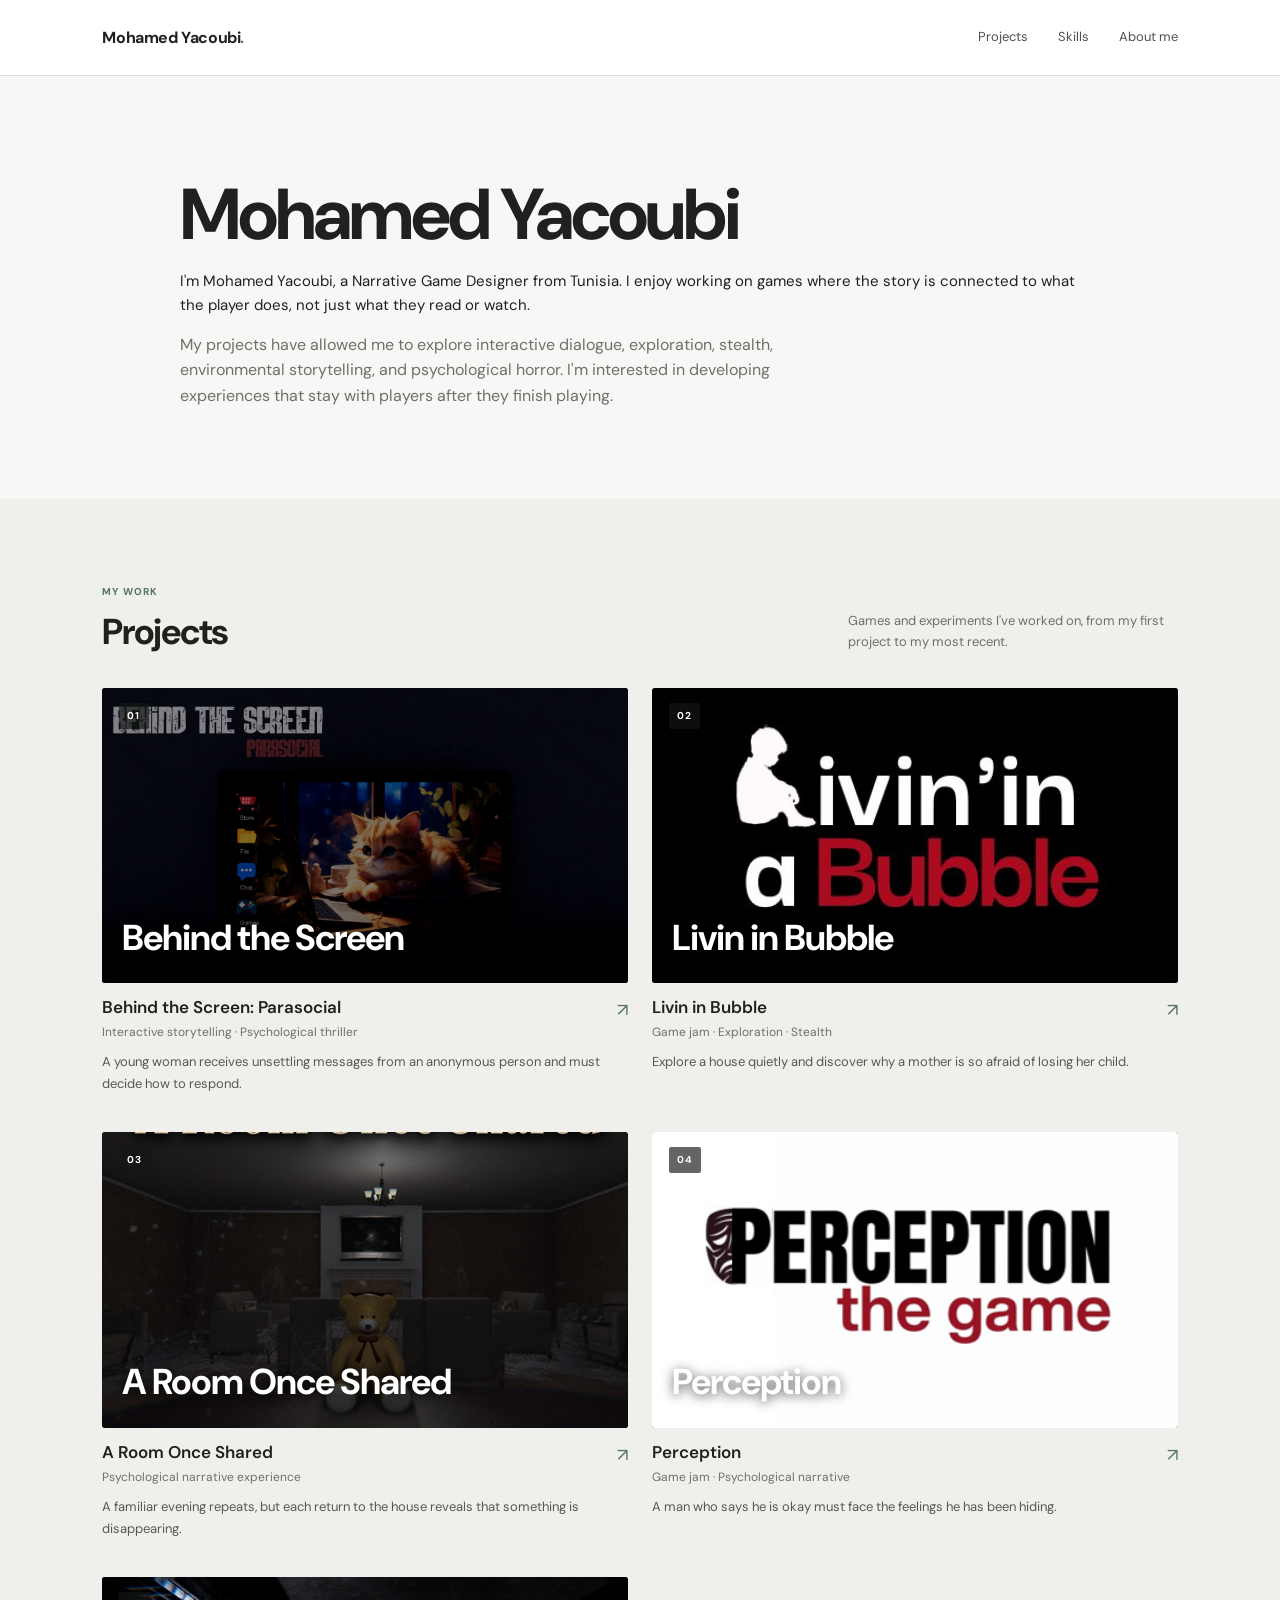
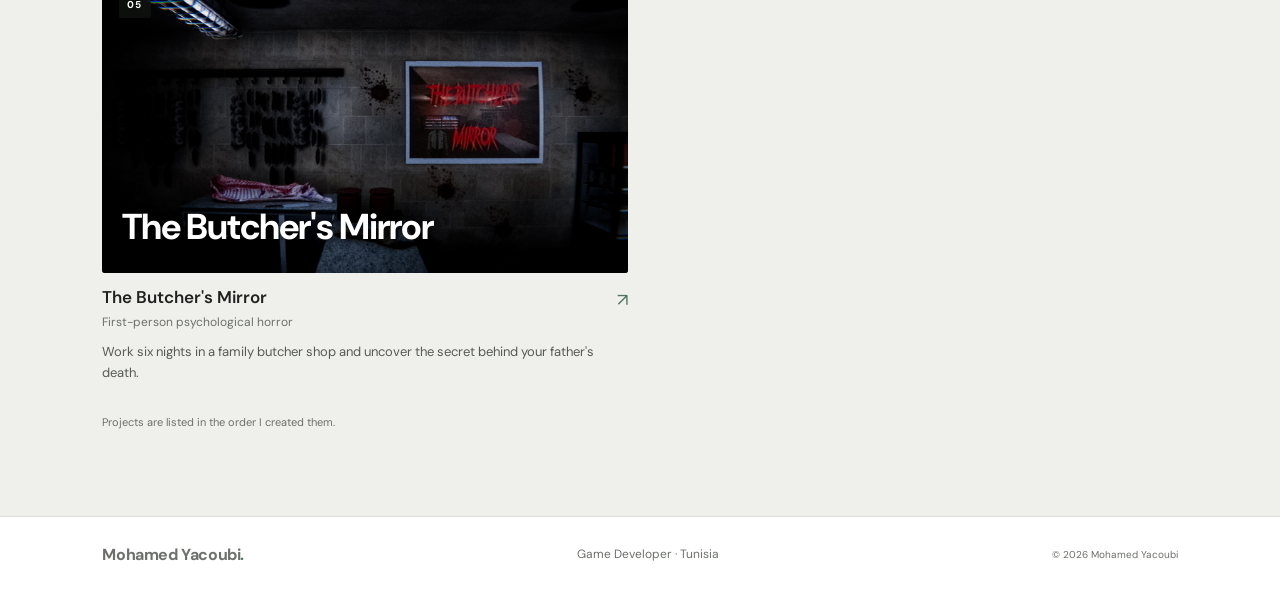
<file: index.html>
<!DOCTYPE html>
<html lang="en">
<head>
  <meta charset="UTF-8">
  <meta name="viewport" content="width=device-width, initial-scale=1.0">
  <meta name="description" content="Mohamed Yacoubi — game developer interested in narrative design and interactive storytelling.">
  <title>Mohamed Yacoubi | Game Developer</title>
  <link rel="preconnect" href="https://fonts.googleapis.com">
  <link rel="preconnect" href="https://fonts.gstatic.com" crossorigin>
  <link href="https://fonts.googleapis.com/css2?family=DM+Sans:wght@400;500;600;700&display=swap" rel="stylesheet">
  <link rel="stylesheet" href="styles.css">
</head>
<body>
  <header class="site-header">
    <a class="wordmark" href="index.html">Mohamed Yacoubi<span>.</span></a>
    <nav id="site-nav">
      <a href="#work">Projects</a>
      <a href="#skills">Skills</a>
      <a href="#about">About me</a>
    </nav>
    <button class="menu-toggle" aria-label="Toggle navigation" aria-expanded="false">☰</button>
  </header>

  <main>
    <section class="simple-hero">
      <h1>Mohamed Yacoubi</h1>
      <p>I'm Mohamed Yacoubi, a Narrative Game Designer from Tunisia. I enjoy working on games where the story is connected to what the player does, not just what they read or watch.</p>
        <p>My projects have allowed me to explore interactive dialogue, exploration, stealth, environmental storytelling, and psychological horror. I'm interested in developing experiences that stay with players after they finish playing.</p>
    </section>





    <section class="work-section" id="work">
      <div class="section-heading">
        <div><p class="eyebrow">MY WORK</p><h2>Projects</h2></div>
        <p>Games and experiments I've worked on, from my first project to my most recent.</p>
      </div>
      <div class="project-grid">
        <a class="project-card" href="project.html?id=behind">
          <div class="cover cover-behind"><img class="project-card-image" src="assets/images/behind-cover.jpg" alt="Behind the Screen: Parasocial gameplay screenshot" onerror="this.remove()"><span class="cover-index">01</span><span class="cover-title">Behind the Screen</span></div>
          <div class="project-caption"><div><h3>Behind the Screen: Parasocial</h3><p>Interactive storytelling · Psychological thriller</p></div><span>↗</span></div>
          <p class="project-teaser">A young woman receives unsettling messages from an anonymous person and must decide how to respond.</p>
        </a>
        <a class="project-card" href="project.html?id=bubble">
          <div class="cover cover-bubble"><img class="project-card-image" src="assets/images/bubble-cover.jpg" alt="Livin in Bubble gameplay screenshot" onerror="this.remove()"><span class="cover-index">02</span><span class="cover-title">Livin in Bubble</span></div>
          <div class="project-caption"><div><h3>Livin in Bubble</h3><p>Game jam · Exploration · Stealth</p></div><span>↗</span></div>
          <p class="project-teaser">Explore a house quietly and discover why a mother is so afraid of losing her child.</p>
        </a>
        <a class="project-card" href="project.html?id=room">
          <div class="cover cover-room"><img class="project-card-image" src="assets/images/room-cover.png" alt="A Room Once Shared gameplay screenshot" onerror="this.remove()"><span class="cover-index">03</span><span class="cover-title">A Room Once Shared</span></div>
          <div class="project-caption"><div><h3>A Room Once Shared</h3><p>Psychological narrative experience</p></div><span>↗</span></div>
          <p class="project-teaser">A familiar evening repeats, but each return to the house reveals that something is disappearing.</p>
        </a>
        <a class="project-card" href="project.html?id=perception">
          <div class="cover cover-perception"><img class="project-card-image" src="assets/images/perception-cover.png" alt="Perception gameplay screenshot" onerror="this.remove()"><span class="cover-index">04</span><span class="cover-title">Perception</span></div>
          <div class="project-caption"><div><h3>Perception</h3><p>Game jam · Psychological narrative</p></div><span>↗</span></div>
          <p class="project-teaser">A man who says he is okay must face the feelings he has been hiding.</p>
        </a>
        <a class="project-card" href="project.html?id=butcher">
          <div class="cover cover-butcher"><img class="project-card-image" src="assets/images/butcher-cover.jpg" alt="The Butcher's Mirror gameplay screenshot" onerror="this.remove()"><span class="cover-index">05</span><span class="cover-title">The Butcher's Mirror</span></div>
          <div class="project-caption"><div><h3>The Butcher's Mirror</h3><p>First-person psychological horror</p></div><span>↗</span></div>
          <p class="project-teaser">Work six nights in a family butcher shop and uncover the secret behind your father's death.</p>
        </a>
      </div>
      <p class="work-note">Projects are listed in the order I created them.</p>
    </section>


  </main>

  <footer><a class="wordmark" href="#top">Mohamed Yacoubi<span>.</span></a><p>Game Developer · Tunisia</p><small>© 2026 Mohamed Yacoubi</small></footer>
  <script src="script.js"></script>
</body>
</html>
</file>
<file: styles.css>
:root{--bg:#f7f7f5;--surface:#fff;--text:#20211f;--muted:#6d706b;--line:#dedfda;--accent:#55745f;--sans:'DM Sans',Arial,sans-serif}
*{box-sizing:border-box}html{scroll-behavior:smooth}body{margin:0;background:var(--bg);color:var(--text);font-family:var(--sans);font-size:15px;line-height:1.6}a{color:inherit;text-decoration:none}.site-header{height:76px;padding:0 8%;display:flex;align-items:center;justify-content:space-between;background:var(--surface);border-bottom:1px solid var(--line);position:relative;z-index:20}.wordmark{font-size:16px;font-weight:700;letter-spacing:-.4px}.wordmark span{color:var(--accent)}nav{display:flex;align-items:center;gap:30px;font-size:13px;color:#4d514c}nav a:hover,.about-link:hover,.back-link:hover{color:var(--accent)}.menu-toggle{display:none;background:none;border:0;color:var(--text);font-size:22px}.eyebrow,.cover-index,.detail-meta,.back-link,.detail-label>span:first-child,.project-pagination span{font-size:10px;font-weight:700;letter-spacing:1.1px;text-transform:uppercase;color:var(--accent)}
.simple-hero{max-width:1100px;margin:0 auto;padding:100px 7% 90px}.simple-hero .eyebrow{margin:0 0 20px}.simple-hero h1{font-size:clamp(42px,7vw,72px);line-height:1.08;letter-spacing:-3px;margin:0 0 12px;font-weight:700}.simple-hero h2{font-size:20px;font-weight:500;margin:0 0 18px;color:#424740}.simple-hero>p:last-child{max-width:620px;color:var(--muted);font-size:16px;margin:0}
.work-section{padding:75px 8% 85px;background:#efefec}.section-heading{max-width:1100px;margin:0 auto 35px;display:flex;align-items:flex-end;justify-content:space-between;gap:35px}.section-heading h2,.skills-section>h2,.about-content h2{font-size:36px;letter-spacing:-1.3px;line-height:1.2;margin:8px 0 0}.section-heading>p{max-width:330px;color:var(--muted);font-size:13px;margin:0}.project-grid{max-width:1100px;margin:auto;display:grid;grid-template-columns:repeat(2,minmax(0,1fr));gap:38px 24px}.project-card{display:block;min-width:0}.cover{height:auto;aspect-ratio:16/9;position:relative;overflow:hidden;background:#d8d9d3;border-radius:3px}.project-card-image{position:absolute;inset:0;width:100%;height:100%;object-fit:cover;z-index:1;display:block}.cover-index{position:absolute;top:15px;left:17px;z-index:3;color:#fff;background:#151815a8;padding:5px 8px;border-radius:2px}.cover-title{position:absolute;left:20px;bottom:17px;z-index:2;font-size:clamp(23px,3vw,36px);font-weight:700;letter-spacing:-1px;color:#fff;text-shadow:0 2px 12px #000a}.project-caption{display:flex;justify-content:space-between;align-items:flex-start;margin-top:13px;gap:15px}.project-caption h3{font-size:17px;line-height:1.35;margin:0 0 4px;font-weight:600}.project-caption p{font-size:12px;color:var(--muted);margin:0}.project-caption>span{color:var(--accent);font-size:18px}.project-teaser{font-size:13px;line-height:1.65;color:#565a55;margin:9px 0 0;max-width:520px}.project-card:hover .cover img{transform:scale(1.025)}.cover img{transition:transform .3s ease}.work-note{max-width:1100px;margin:30px auto 0;color:var(--muted);font-size:11px}
/* CSS fallback covers shown until real project screenshots are added */
.cover-room{background:linear-gradient(135deg,#716b60,#c3b7a4 52%,#4c514b)}.cover-butcher{background:linear-gradient(135deg,#282322,#68473f 60%,#181716)}.cover-behind{background:linear-gradient(135deg,#29383d,#14191b)}.cover-bubble{background:linear-gradient(135deg,#9aa9a7,#526e7b)}.cover-perception{background:linear-gradient(135deg,#9e927c,#39352f)}
.skills-section{max-width:1100px;margin:0 auto;padding:85px 7% 95px}.skills-section>h2{margin-bottom:32px}.skills-grid{display:grid;grid-template-columns:repeat(3,minmax(0,1fr));gap:25px}.skills-grid>div{background:var(--surface);border:1px solid var(--line);padding:24px 22px;border-radius:3px}.skills-grid h3{font-size:16px;margin:0 0 14px}.skills-grid ul{list-style:none;margin:0;padding:0}.skills-grid li{padding:8px 0;border-top:1px solid #ecece8;font-size:13px;color:#555a54}
.about-section{padding:75px 8% 90px;background:#eceedf;display:grid;grid-template-columns:1fr 2fr;gap:8vw}.about-label{padding-top:8px}.about-content{max-width:700px}.about-content h2{margin:0 0 22px}.about-content>p{font-size:15px;line-height:1.8;color:#535850;margin:0 0 16px}.about-link{display:inline-block;margin-top:10px;color:var(--accent);font-size:13px;font-weight:600;border-bottom:1px solid #aeb9ad;padding-bottom:4px}
footer{padding:25px 8%;display:flex;align-items:center;justify-content:space-between;background:var(--surface);border-top:1px solid var(--line);font-size:12px;color:var(--muted)}footer p{margin:0}footer small{font-size:10px}
/* Individual project pages */
.project-page{max-width:1100px;margin:0 auto;padding:45px 7% 90px}.back-link{display:inline-block;margin-bottom:35px}.detail-hero{padding:42px 0 55px;border-bottom:1px solid var(--line)}.detail-meta{display:flex;gap:22px;margin-bottom:28px;color:var(--muted)}.detail-hero h1{font-size:clamp(38px,6vw,64px);letter-spacing:-2px;line-height:1.1;margin:12px 0 18px}.detail-hook{max-width:760px;font-size:18px;line-height:1.6;color:#555b54;margin:0}.project-gallery-section{padding:42px 0 50px;border-bottom:1px solid var(--line)}.gallery-heading{display:flex;justify-content:space-between;align-items:baseline;gap:20px;margin-bottom:18px}.gallery-heading p{margin:0;color:var(--muted);font-size:12px}.project-gallery{display:grid;grid-template-columns:repeat(3,minmax(0,1fr));gap:14px}.gallery-frame{margin:0;aspect-ratio:16/10;position:relative;overflow:hidden;background:#e5e6e1;border:1px solid var(--line);border-radius:3px}.gallery-frame img{display:block;width:100%;height:100%;object-fit:cover}.gallery-frame .image-placeholder{height:100%;display:flex;flex-direction:column;align-items:center;justify-content:center;gap:7px;color:#71766f;font-size:10px;text-align:center}.image-placeholder b{font-size:12px;color:#454a44}.image-placeholder small{font-size:10px}.detail-overview,.detail-role,.detail-loop,.detail-design,.detail-reflection{display:grid;grid-template-columns:1fr 2fr;gap:8vw;padding:55px 0;border-bottom:1px solid var(--line)}.detail-label{display:flex;justify-content:space-between;gap:20px}.detail-label>span:last-child{font-size:11px;color:#92978f}.detail-overview h2,.detail-role h2,.detail-loop h2,.detail-design h2,.detail-reflection h2{font-size:30px;line-height:1.2;letter-spacing:-.8px;margin:0 0 18px}.detail-overview h2 em,.detail-role h2 em,.detail-loop h2 em,.detail-design h2 em,.detail-reflection h2 em{font-style:normal;color:var(--accent)}.detail-overview>div:last-child>p,.detail-role>div:last-child>p,.detail-design>div:last-child>p,.detail-reflection>div:last-child>p{font-size:14px;line-height:1.85;color:#555b54;margin:0 0 14px}.detail-loop ol{list-style:none;padding:0;margin:0}.detail-loop li{display:flex;gap:18px;padding:13px 0;border-top:1px solid var(--line);font-size:14px;color:#454a44}.detail-loop li span{font-size:10px;font-weight:700;color:var(--accent);padding-top:4px}.design-pillars{display:grid;grid-template-columns:repeat(3,minmax(0,1fr));gap:18px;margin-top:28px}.design-pillars article{border-top:2px solid #aeb9ad;padding-top:12px}.design-pillars h3{font-size:13px;margin:0 0 7px}.design-pillars p{font-size:12px;line-height:1.65;color:var(--muted);margin:0}.detail-reflection blockquote{margin:25px 0 0;padding:5px 0 5px 18px;border-left:2px solid var(--accent);font-size:16px;line-height:1.65;color:#41483f}.project-pagination{display:flex;justify-content:space-between;gap:25px;padding-top:25px}.project-pagination a{font-size:13px;font-weight:600}.project-pagination span{display:block;margin-bottom:7px;color:var(--muted);font-size:9px}
@media(max-width:760px){.site-header{height:66px;padding:0 6%}nav{display:none;position:absolute;top:66px;left:0;right:0;background:var(--surface);padding:20px 6%;flex-direction:column;align-items:flex-start;gap:18px;border-bottom:1px solid var(--line)}.site-header.menu-open nav{display:flex}.menu-toggle{display:block}.simple-hero{padding:70px 7% 65px}.simple-hero h1{font-size:45px;letter-spacing:-2px}.simple-hero h2{font-size:17px}.work-section{padding:60px 6%}.section-heading{display:block}.section-heading>p{margin-top:15px}.project-grid{grid-template-columns:1fr;gap:32px}.cover{aspect-ratio:16/9}.skills-section{padding:65px 6%}.skills-grid{grid-template-columns:1fr;gap:12px}.about-section{padding:60px 7%;grid-template-columns:1fr;gap:18px}footer{padding:22px 6%;gap:12px;flex-wrap:wrap}footer p{display:none}.project-page{padding:30px 6% 65px}.detail-meta{flex-wrap:wrap;gap:9px 16px}.detail-hero{padding:28px 0 40px}.detail-hook{font-size:16px}.gallery-heading{display:block}.gallery-heading p{margin-top:7px}.project-gallery{grid-template-columns:1fr}.gallery-frame{aspect-ratio:16/9}.detail-overview,.detail-role,.detail-loop,.detail-design,.detail-reflection{grid-template-columns:1fr;gap:18px;padding:40px 0}.detail-overview h2,.detail-role h2,.detail-loop h2,.detail-design h2,.detail-reflection h2{font-size:27px}.design-pillars{grid-template-columns:1fr;gap:15px}.project-pagination{font-size:11px}}
</file>
